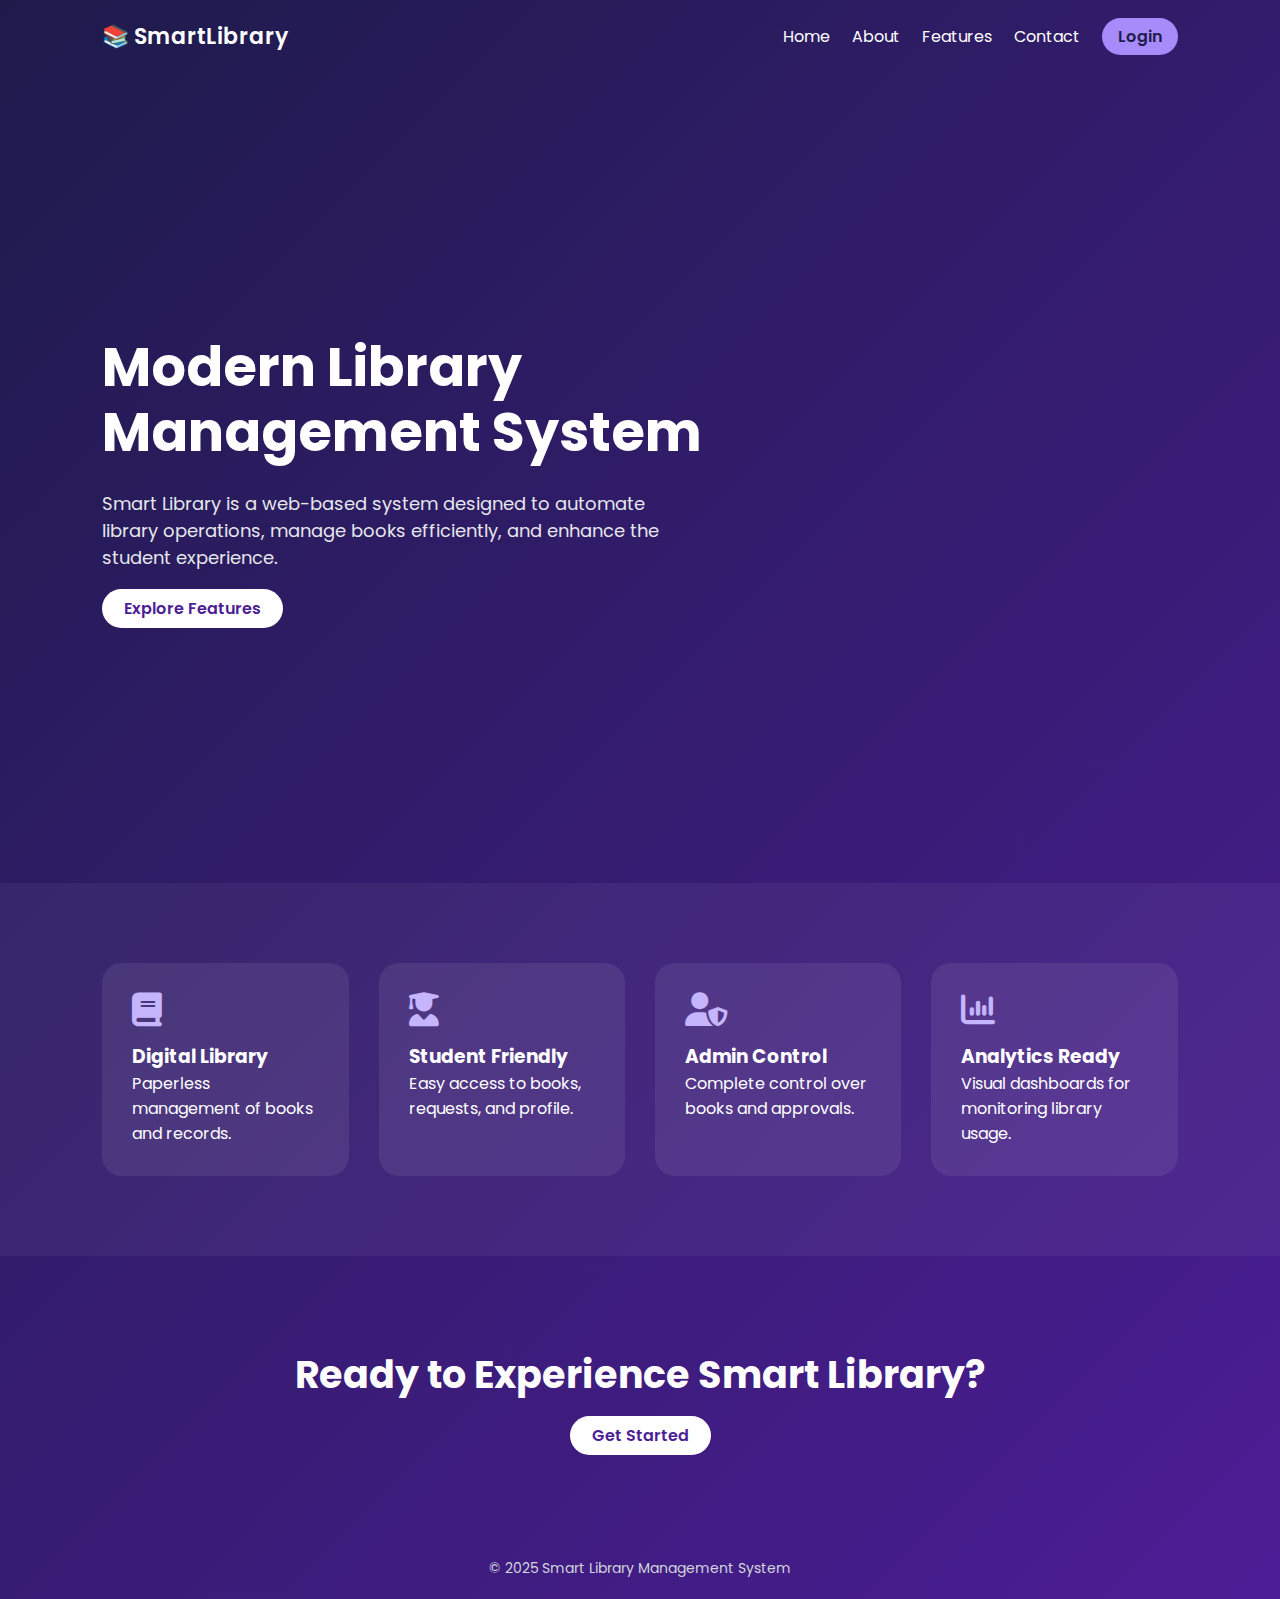
<file: index.html>
<!DOCTYPE html>
<html lang="en">
<head>
  <title>Smart Library Management System</title>
  <meta charset="UTF-8">
  <meta name="viewport" content="width=device-width, initial-scale=1.0">

  <link href="https://fonts.googleapis.com/css2?family=Poppins:wght@300;400;600;700&display=swap" rel="stylesheet">
  <link rel="stylesheet" href="https://cdnjs.cloudflare.com/ajax/libs/font-awesome/6.5.0/css/all.min.css">

  <style>
    * {
      margin: 0;
      padding: 0;
      box-sizing: border-box;
      font-family: 'Poppins', sans-serif;
    }

    body {
      background: linear-gradient(135deg, #1e1b4b, #4c1d95);
      color: #fff;
    }

    /* HEADER */
.site-header {
  display: flex;
  justify-content: space-between;
  align-items: center;
  padding: 18px 8%;
  position: relative;
}

.logo {
  font-size: 22px;
  font-weight: 600;
}

.site-header nav {
  display: flex;
  align-items: center;
}

.site-header nav a {
  margin-left: 22px;
  color: #fff;
  text-decoration: none;
}

.site-header .btn {
  background: #a78bfa;
  color: #1e1b4b;
  padding: 6px 16px;
  border-radius: 20px;
  font-weight: 600;
}

/* HAMBURGER */
.menu-toggle {
  display: none;
  font-size: 24px;
  cursor: pointer;
}

/* 🔥 MOBILE & TABLET */
@media (max-width: 768px) {

  .menu-toggle {
    display: block;
  }

  .site-header nav {
    position: absolute;
    top: 100%;
    left: 0;
    width: 100%;
    background: #1e1b4b;
    flex-direction: column;
    display: none;
    padding: 20px 0;
  }

  .site-header nav.active {
    display: flex;
  }

  .site-header nav a {
    margin: 12px 0;
    font-size: 16px;
  }
 
}


    header {
      padding: 20px 8%;
      display: flex;
      justify-content: space-between;
      align-items: center;
    }

    header nav a {
      margin-left: 25px;
      color: #fff;
      text-decoration: none;
    }

    .btn {
      background: #fff;
      color: #4c1d95;
      padding: 8px 22px;
      border-radius: 25px;
      font-weight: 600;
      text-decoration: none;
    }

    /* HERO */
    .hero {
      min-height: 90vh;
      display: flex;
      align-items: center;
      padding: 0 8%;
      
    }

    .hero h1 {
      font-size: 54px;
      line-height: 1.2;
      padding-right: 15px;

    }

    .hero p {
      margin: 25px 0;
      font-size: 18px;
      color: #e5e7eb;
      max-width: 600px;
      padding-right: 15px;

    }

    /* HIGHLIGHTS */
    .highlights {
      padding: 80px 8%;
      display: grid;
      grid-template-columns: repeat(auto-fit, minmax(230px,1fr));
      gap: 30px;
      background: rgba(255,255,255,0.05);
    }

    .highlight-box {
      background: rgba(255,255,255,0.08);
      padding: 30px;
      border-radius: 20px;
    }

    .highlight-box i {
      font-size: 34px;
      color: #c4b5fd;
      margin-bottom: 15px;
    }

    /* CTA */
    .cta {
      text-align: center;
      padding: 90px 20px;
    }

    .cta h2 {
      font-size: 38px;
      margin-bottom: 20px;
    }

    footer {
      text-align: center;
      padding: 20px;
      color: #d1d5db;
      font-size: 14px;
    }

    /* 📱 TABLET VIEW ONLY */
@media (min-width: 765px) and (max-width: 1024px) {
  .hero {
    min-height: 65vh;
  }
}

  </style>
</head>
<body>

<!-- HEADER -->
<header class="site-header">
 <a href="index.html" style="color: white; text-decoration: none;"> <div class="logo">📚 SmartLibrary</div></a>

  <!-- HAMBURGER -->
  <div class="menu-toggle" id="menuToggle">
    <i class="fa-solid fa-bars"></i>
  </div>

  <nav id="navMenu">
    <a class="active" href="index.html">Home</a>
    <a href="about.html">About</a>
    <a href="features.html">Features</a>
    <a href="contact.html">Contact</a>
    <a href="login.html" class="btn">Login</a>
  </nav>
</header>


<!-- HERO -->
<section class="hero">
  <div>
    <h1>Modern Library <br> Management System</h1>
    <p>
      Smart Library is a web-based system designed to automate library
      operations, manage books efficiently, and enhance the student experience.
    </p>
    <a href="features.html" class="btn">Explore Features</a>
  </div>
</section>

<!-- QUICK HIGHLIGHTS -->
<section class="highlights">
  <div class="highlight-box">
    <i class="fa-solid fa-book"></i>
    <h3>Digital Library</h3>
    <p>Paperless management of books and records.</p>
  </div>

  <div class="highlight-box">
    <i class="fa-solid fa-user-graduate"></i>
    <h3>Student Friendly</h3>
    <p>Easy access to books, requests, and profile.</p>
  </div>

  <div class="highlight-box">
    <i class="fa-solid fa-user-shield"></i>
    <h3>Admin Control</h3>
    <p>Complete control over books and approvals.</p>
  </div>

  <div class="highlight-box">
    <i class="fa-solid fa-chart-column"></i>
    <h3>Analytics Ready</h3>
    <p>Visual dashboards for monitoring library usage.</p>
  </div>
</section>

<!-- CTA -->
<section class="cta">
  <h2>Ready to Experience Smart Library?</h2>
  <a href="login.html" class="btn">Get Started</a>
</section>

<footer>
  © 2025 Smart Library Management System
</footer>
<script>
  const toggle = document.getElementById("menuToggle");
  const nav = document.getElementById("navMenu");

  toggle.addEventListener("click", () => {
    nav.classList.toggle("active");
  });
</script>

</body>
</html>
</file>
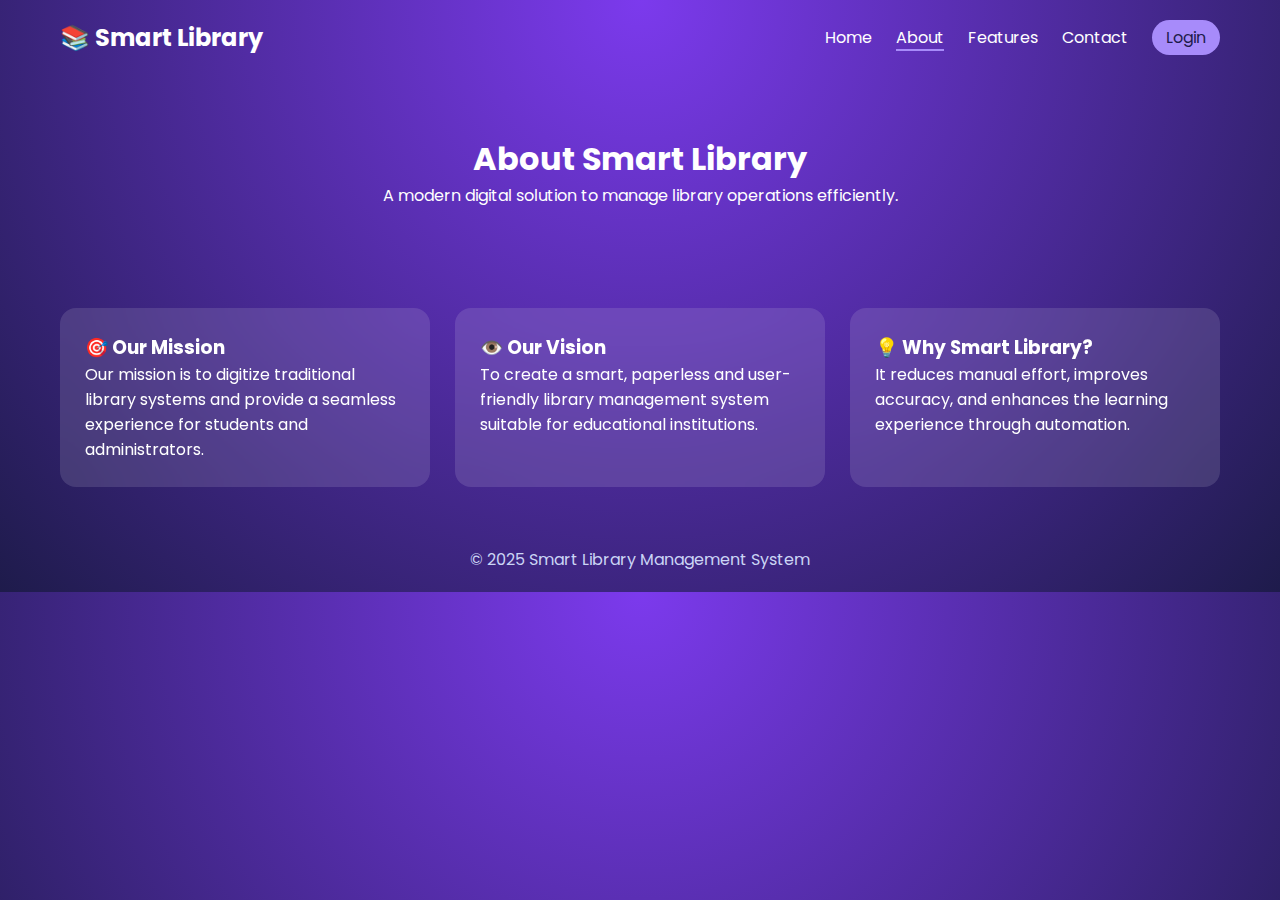
<file: about.html>
<!DOCTYPE html>
<html lang="en">
<head>
  <title>About Us | Smart Library</title>
  <meta charset="UTF-8">
  <meta name="viewport" content="width=device-width, initial-scale=1.0">
  <link href="https://fonts.googleapis.com/css2?family=Poppins:wght@300;400;600;700&display=swap" rel="stylesheet">
  <link rel="stylesheet" href="public.css">
</head>
<body>

<header class="site-header">
  <h2 class="logo">
    <a href="index.html" style="color:white; text-decoration:none;">
      📚 Smart Library
    </a>
  </h2>

  <!-- Hamburger -->
  <div class="menu-toggle" id="menuToggle">
    ☰
  </div>

  <nav id="navMenu">
    <a href="index.html">Home</a>
    <a class="active" href="about.html">About</a>
    <a href="features.html">Features</a>
    <a href="contact.html">Contact</a>
    <a class="btn" href="login.html">Login</a>
  </nav>
</header>


<section class="hero">
  <h1>About Smart Library</h1>
  <p>A modern digital solution to manage library operations efficiently.</p>
</section>

<section class="content-grid">
  <div class="card">
    <h3>🎯 Our Mission</h3>
    <p>
      Our mission is to digitize traditional library systems and provide a
      seamless experience for students and administrators.
    </p>
  </div>

  <div class="card">
    <h3>👁️ Our Vision</h3>
    <p>
      To create a smart, paperless and user-friendly library management system
      suitable for educational institutions.
    </p>
  </div>

  <div class="card">
    <h3>💡 Why Smart Library?</h3>
    <p>
      It reduces manual effort, improves accuracy, and enhances the learning
      experience through automation.
    </p>
  </div>
</section>

<footer class="site-footer">
  <p>© 2025 Smart Library Management System</p>
</footer>
<script>
  const menuToggle = document.getElementById("menuToggle");
  const navMenu = document.getElementById("navMenu");

  menuToggle.addEventListener("click", () => {
    navMenu.classList.toggle("show");
  });
</script>

</body>
</html>
</file>
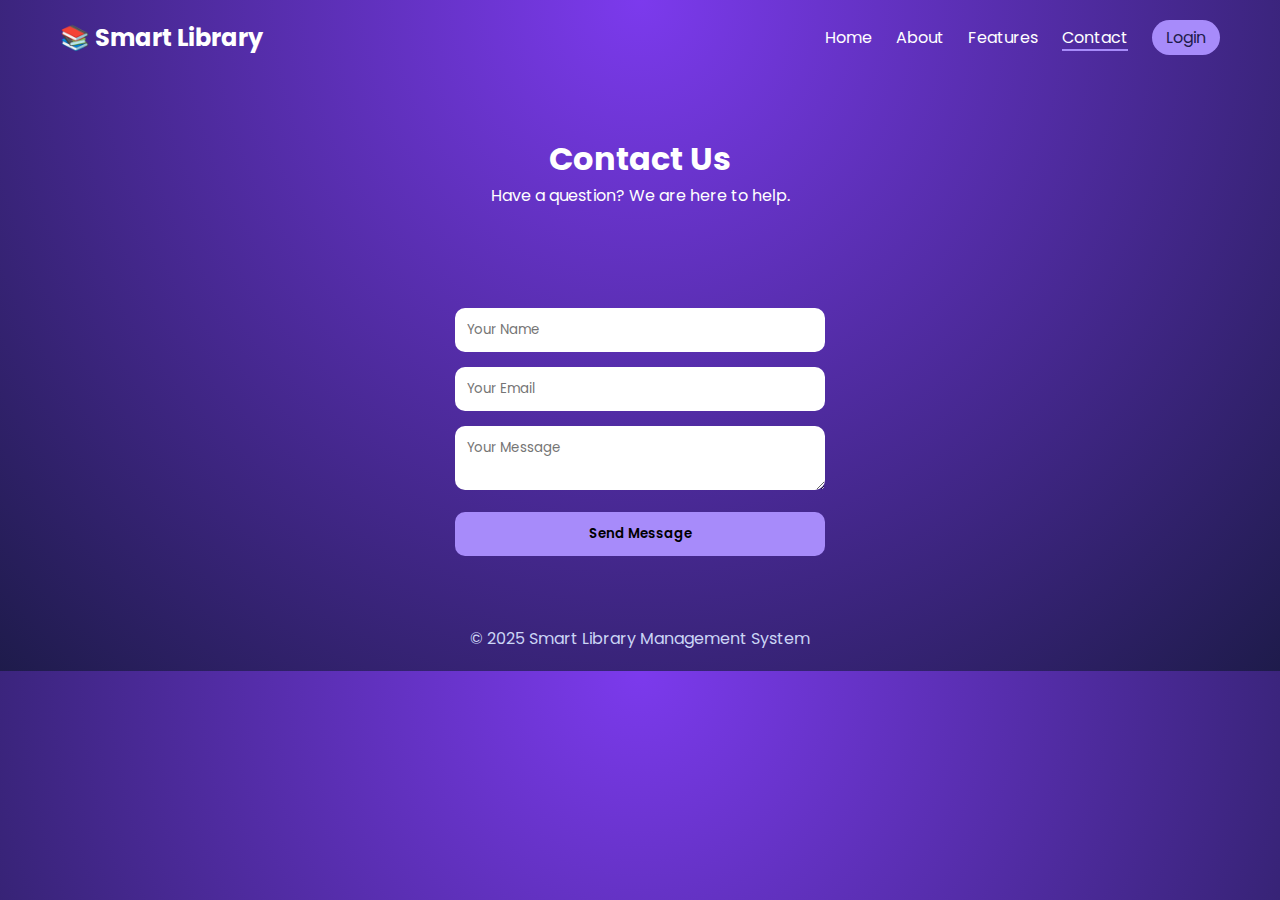
<file: contact.html>
<!DOCTYPE html>
<html lang="en">
<head>
  <title>Contact Us | Smart Library</title>
  <meta charset="UTF-8">
  <meta name="viewport" content="width=device-width, initial-scale=1.0">

  <link href="https://fonts.googleapis.com/css2?family=Poppins:wght@300;400;600;700&display=swap" rel="stylesheet">
  <link rel="stylesheet" href="public.css">

  <style>
    .error {
      color: #facc15;
      font-size: 14px;
      margin-top: 10px;
      text-align: center;
    }
  </style>
</head>
<body>

<header class="site-header">
  <h2 class="logo">
    <a href="index.html" style="color:white; text-decoration:none;">
      📚 Smart Library
    </a>
  </h2>

  <!-- Hamburger -->
  <div class="menu-toggle" id="menuToggle">
    ☰
  </div>

  <nav id="navMenu">
    <a href="index.html">Home</a>
    <a  href="about.html">About</a>
    <a href="features.html">Features</a>
    <a class="active" href="contact.html">Contact</a>
    <a class="btn" href="login.html">Login</a>
  </nav>
</header>


<section class="hero">
  <h1>Contact Us</h1>
  <p>Have a question? We are here to help.</p>
</section>

<section class="contact-box">
  <form id="contactForm">

    <input type="text" id="name" placeholder="Your Name">
    <input type="email" id="email" placeholder="Your Email">
    <textarea id="message" placeholder="Your Message"></textarea>

    <button type="submit">Send Message</button>

    <p id="errorMsg" class="error"></p>
  </form>
</section>

<footer class="site-footer">
  <p>© 2025 Smart Library Management System</p>
</footer>

<script>
  document.getElementById("contactForm").addEventListener("submit", function(e) {
    e.preventDefault();

    const name = document.getElementById("name").value.trim();
    const email = document.getElementById("email").value.trim();
    const message = document.getElementById("message").value.trim();
    const error = document.getElementById("errorMsg");

    if (name === "" || email === "" || message === "") {
      error.innerText = "⚠️ Please fill all fields before submitting.";
      return;
    }

    // simple email check
    if (!email.includes("@")) {
      error.innerText = "⚠️ Please enter a valid email address.";
      return;
    }

    // clear error
    error.innerText = "";

    // 🔥 redirect to thank you page
    window.location.href = "thankyou.html";
  });
</script>
<script>
  const menuToggle = document.getElementById("menuToggle");
  const navMenu = document.getElementById("navMenu");

  menuToggle.addEventListener("click", () => {
    navMenu.classList.toggle("show");
  });
</script>

</body>
</html>
</file>
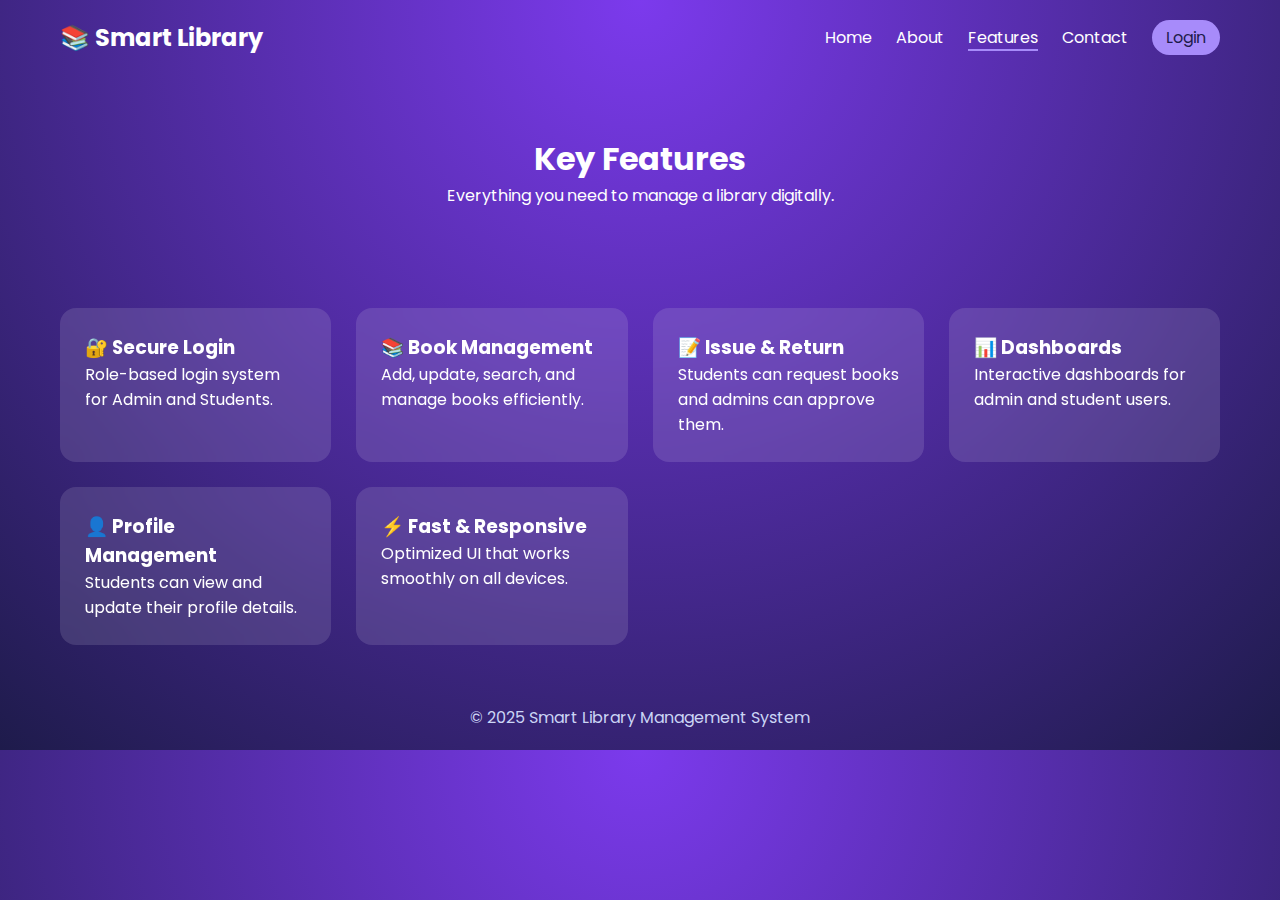
<file: features.html>
<!DOCTYPE html>
<html lang="en">
<head>
  <title>Features | Smart Library</title>
  <meta charset="UTF-8">
  <meta name="viewport" content="width=device-width, initial-scale=1.0">
  <link href="https://fonts.googleapis.com/css2?family=Poppins:wght@300;400;600;700&display=swap" rel="stylesheet">
  <link rel="stylesheet" href="public.css">
</head>
<body>

<header class="site-header">
  <h2 class="logo">
    <a href="index.html" style="color:white; text-decoration:none;">
      📚 Smart Library
    </a>
  </h2>

  <!-- Hamburger -->
  <div class="menu-toggle" id="menuToggle">
    ☰
  </div>

  <nav id="navMenu">
    <a href="index.html">Home</a>
    <a  href="about.html">About</a>
    <a class="active" href="features.html">Features</a>
    <a href="contact.html">Contact</a>
    <a class="btn" href="login.html">Login</a>
  </nav>
</header>


<section class="hero">
  <h1>Key Features</h1>
  <p>Everything you need to manage a library digitally.</p>
</section>

<section class="content-grid">
  <div class="card">
    <h3>🔐 Secure Login</h3>
    <p>Role-based login system for Admin and Students.</p>
  </div>

  <div class="card">
    <h3>📚 Book Management</h3>
    <p>Add, update, search, and manage books efficiently.</p>
  </div>

  <div class="card">
    <h3>📝 Issue & Return</h3>
    <p>Students can request books and admins can approve them.</p>
  </div>

  <div class="card">
    <h3>📊 Dashboards</h3>
    <p>Interactive dashboards for admin and student users.</p>
  </div>

  <div class="card">
    <h3>👤 Profile Management</h3>
    <p>Students can view and update their profile details.</p>
  </div>

  <div class="card">
    <h3>⚡ Fast & Responsive</h3>
    <p>Optimized UI that works smoothly on all devices.</p>
  </div>
</section>

<footer class="site-footer">
  <p>© 2025 Smart Library Management System</p>
</footer>
<script>
  const menuToggle = document.getElementById("menuToggle");
  const navMenu = document.getElementById("navMenu");

  menuToggle.addEventListener("click", () => {
    navMenu.classList.toggle("show");
  });
</script>

</body>
</html>
</file>
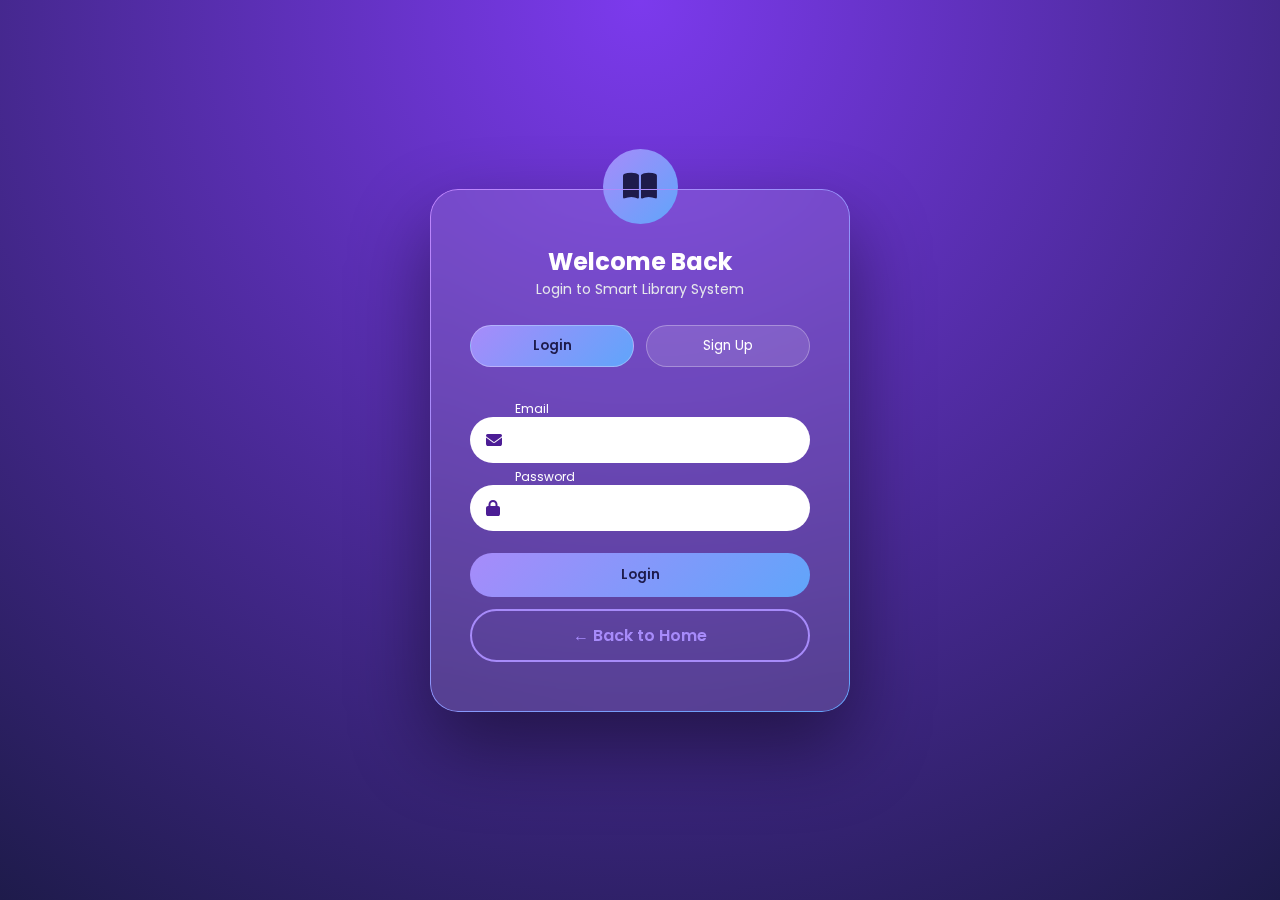
<file: login.html>
<!DOCTYPE html>
<html lang="en">
<head>
  <title>Auth | Smart Library</title>
  <meta charset="UTF-8">
  <meta name="viewport" content="width=device-width, initial-scale=1.0">

  <!-- Google Font -->
  <link href="https://fonts.googleapis.com/css2?family=Poppins:wght@300;400;600;700&display=swap" rel="stylesheet">

  <!-- Font Awesome -->
  <link rel="stylesheet" href="https://cdnjs.cloudflare.com/ajax/libs/font-awesome/6.5.0/css/all.min.css">

  <style>
    * {
      margin: 0;
      padding: 0;
      box-sizing: border-box;
      font-family: 'Poppins', sans-serif;
    }

    body {
      min-height: 100vh;
      display: flex;
      align-items: center;
      justify-content: center;
      background: radial-gradient(circle at top, #7c3aed, #1e1b4b);
    }

    .login-box {
      width: 420px;
      padding: 50px 40px;
      background: rgba(255,255,255,0.12);
      backdrop-filter: blur(20px);
      border-radius: 28px;
      text-align: center;
      position: relative;
      box-shadow: 0 35px 80px rgba(0,0,0,0.45);
    }

    /* BORDER OVERLAY FIX */
    .login-box::before {
      content: '';
      position: absolute;
      inset: 0;
      border-radius: 28px;
      padding: 1px;
      background: linear-gradient(135deg, #c084fc, #60a5fa);
      -webkit-mask:
        linear-gradient(#fff 0 0) content-box,
        linear-gradient(#fff 0 0);
      -webkit-mask-composite: xor;
      pointer-events: none;
    }

    .login-icon {
      width: 75px;
      height: 75px;
      background: linear-gradient(135deg, #a78bfa, #60a5fa);
      border-radius: 50%;
      display: flex;
      align-items: center;
      justify-content: center;
      margin: -90px auto 20px;
      font-size: 30px;
      color: #1e1b4b;
    }

    h2 {
      color: #fff;
    }

    .login-sub {
      font-size: 14px;
      color: #e5e7eb;
      margin-bottom: 25px;
    }

    .auth-tabs {
      display: flex;
      gap: 12px;
      margin-bottom: 15px;
    }

    .auth-tabs button {
      flex: 1;
      padding: 10px;
      border-radius: 30px;
      border: 1px solid rgba(255,255,255,0.3);
      background: rgba(255,255,255,0.12);
      color: #fff;
      cursor: pointer;
    }

    .auth-tabs .active {
      background: linear-gradient(135deg, #a78bfa, #60a5fa);
      color: #1e1b4b;
      font-weight: 600;
    }

    .form-message {
      min-height: 20px;
      margin-bottom: 15px;
      font-size: 14px;
    }

    .input-box {
      position: relative;
      margin-bottom: 22px;
    }

    .input-box input {
      width: 100%;
      padding: 13px 45px;
      border-radius: 30px;
      border: none;
      outline: none;
    }

    .input-box i {
      position: absolute;
      top: 50%;
      left: 16px;
      transform: translateY(-50%);
      color: #4c1d95;
    }

    .input-box label {
      position: absolute;
      top: 50%;
      left: 45px;
      transform: translateY(-50%);
      pointer-events: none;
      transition: 0.3s;
      color: #6b7280;
    }

    .input-box input:focus + label,
    .input-box input:not(:placeholder-shown) + label {
      top: -8px;
      font-size: 12px;
      color: #fff;
    }

    .btn {
      width: 100%;
      padding: 12px;
      border-radius: 30px;
      border: none;
      background: linear-gradient(135deg, #a78bfa, #60a5fa);
      color: #1e1b4b;
      font-weight: 600;
      cursor: pointer;
      text-decoration: none;
      display: block;
    }

    /* BACK TO HOME */
    .back-btn {
      margin-top: 12px;
      background: transparent;
      border: 2px solid #a78bfa;
      color: #a78bfa;
    }

    .back-btn:hover {
      background: #a78bfa;
      color: #1e1b4b;
    }
  </style>
</head>
<body>

<div class="login-box">

  <div class="login-icon">
    <i class="fa-solid fa-book-open"></i>
  </div>

  <h2 id="formTitle">Welcome Back</h2>
  <p class="login-sub" id="formSub">Login to Smart Library System</p>

  <div class="auth-tabs">
    <button id="loginTab" class="active">Login</button>
    <button id="signupTab">Sign Up</button>
  </div>

  <p id="formMessage" class="form-message"></p>

  <!-- LOGIN FORM -->
  <form id="loginForm">
    <div class="input-box">
      <i class="fa-solid fa-envelope"></i>
      <input type="email" id="loginEmail" required>
      <label>Email</label>
    </div>

    <div class="input-box">
      <i class="fa-solid fa-lock"></i>
      <input type="password" id="loginPassword" required>
      <label>Password</label>
    </div>

    <button class="btn" type="submit">Login</button>
    <a href="index.html" class="btn back-btn">← Back to Home</a>
  </form>

  <!-- SIGNUP FORM -->
  <form id="signupForm" style="display:none;">
    <div class="input-box">
      <i class="fa-solid fa-user"></i>
      <input type="text" id="signupName" required>
      <label>Full Name</label>
    </div>

    <div class="input-box">
      <i class="fa-solid fa-envelope"></i>
      <input type="email" id="signupEmail" required>
      <label>Email</label>
    </div>

    <div class="input-box">
      <i class="fa-solid fa-lock"></i>
      <input type="password" id="signupPassword" required>
      <label>Password</label>
    </div>

    <button class="btn" type="submit">Create Account</button>
    <a href="index.html" class="btn back-btn">← Back to Home</a>
  </form>

</div>

<script>
  const loginTab = document.getElementById("loginTab");
  const signupTab = document.getElementById("signupTab");
  const loginForm = document.getElementById("loginForm");
  const signupForm = document.getElementById("signupForm");
  const msg = document.getElementById("formMessage");
  const title = document.getElementById("formTitle");
  const sub = document.getElementById("formSub");

  loginTab.onclick = () => {
    loginTab.classList.add("active");
    signupTab.classList.remove("active");
    loginForm.style.display = "block";
    signupForm.style.display = "none";
    title.innerText = "Welcome Back";
    sub.innerText = "Login to Smart Library System";
    msg.innerText = "";
  };

  signupTab.onclick = () => {
    signupTab.classList.add("active");
    loginTab.classList.remove("active");
    signupForm.style.display = "block";
    loginForm.style.display = "none";
    title.innerText = "Create Account";
    sub.innerText = "Register for Smart Library System";
    msg.innerText = "";
  };

  loginForm.onsubmit = (e) => {
    e.preventDefault();

    const email = loginEmail.value.trim();
    const pass = loginPassword.value.trim();

    if (!email || !pass) {
      msg.style.color = "yellow";
      msg.innerText = "⚠️ Please fill all fields";
      return;
    }

    localStorage.setItem("studentName", email.split("@")[0]);
    localStorage.setItem("studentEmail", email);

    msg.style.color = "#86efac";
    msg.innerText = "✅ Login successful";

    if (email.includes("admin")) {
      window.location.href = "admin-dashboard.html";
    } else {
      window.location.href = "student-dashboard.html";
    }
  };

  signupForm.onsubmit = (e) => {
    e.preventDefault();

    const name = signupName.value.trim();
    const email = signupEmail.value.trim();

    if (!name || !email) {
      msg.style.color = "yellow";
      msg.innerText = "⚠️ Please fill all fields";
      return;
    }

    localStorage.setItem("studentName", name);
    localStorage.setItem("studentEmail", email);

    msg.style.color = "#86efac";
    msg.innerText = "🎉 Account created successfully";

    setTimeout(() => {
      window.location.href = "student-dashboard.html";
    }, 800);
  };
</script>

</body>
</html>
</file>
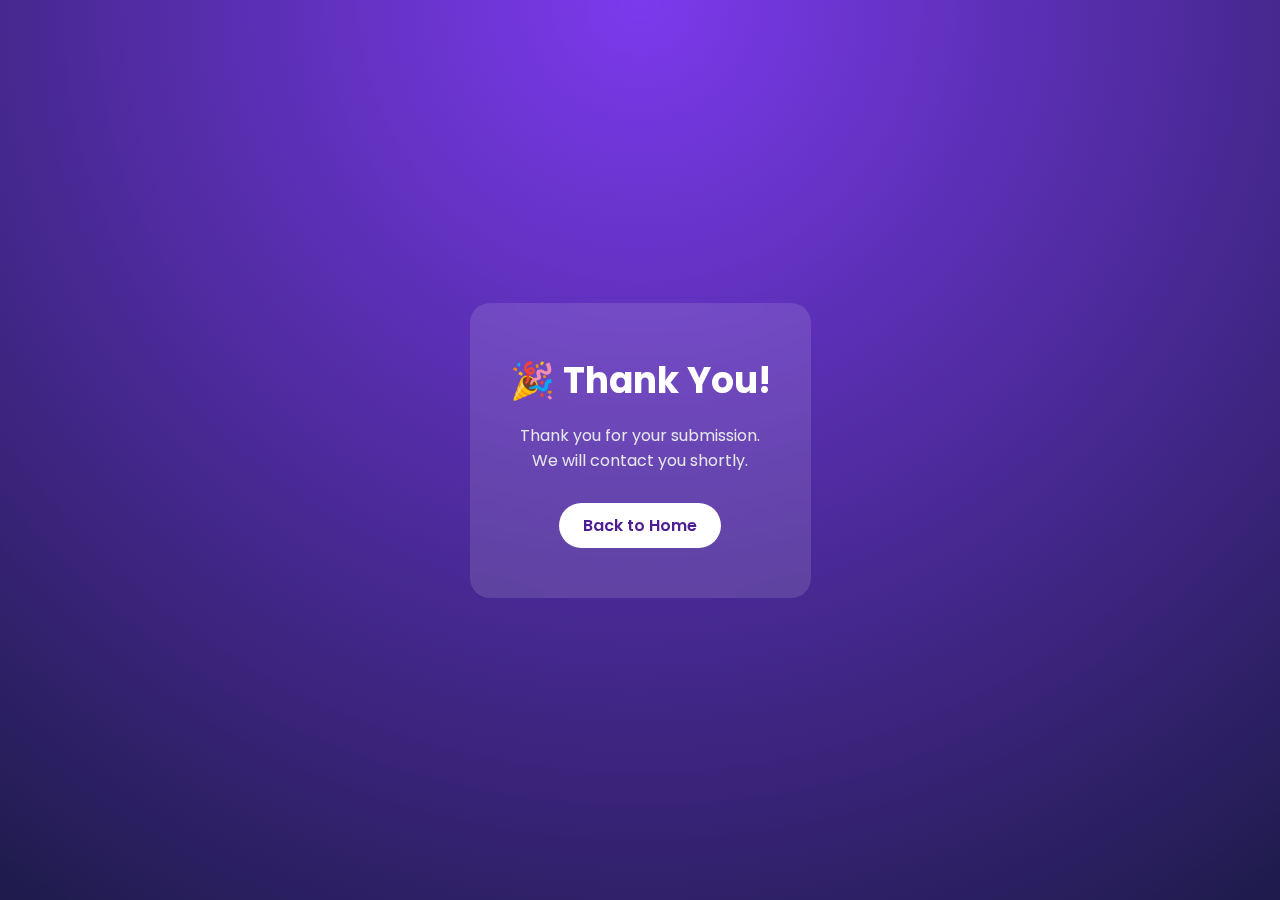
<file: thankyou.html>
<!DOCTYPE html>
<html lang="en">
<head>
  <title>Thank You | Smart Library</title>
  <meta charset="UTF-8">
  <meta name="viewport" content="width=device-width, initial-scale=1.0">

  <link href="https://fonts.googleapis.com/css2?family=Poppins:wght@300;400;600;700&display=swap" rel="stylesheet">

  <style>
    * {
      margin: 0;
      padding: 0;
      box-sizing: border-box;
      font-family: 'Poppins', sans-serif;
    }

    body {
      min-height: 100vh;
      display: flex;
      align-items: center;
      justify-content: center;
      background: radial-gradient(circle at top, #7c3aed, #1e1b4b);
      color: #fff;
      text-align: center;
    }

    .thank-box {
      background: rgba(255,255,255,0.12);
      backdrop-filter: blur(15px);
      padding: 50px 40px;
      border-radius: 20px;
      max-width: 450px;
    }

    .thank-box h1 {
      font-size: 36px;
      margin-bottom: 15px;
    }

    .thank-box p {
      color: #e5e7eb;
      margin-bottom: 30px;
    }

    .thank-box a {
      display: inline-block;
      padding: 10px 24px;
      background: #fff;
      color: #4c1d95;
      border-radius: 25px;
      text-decoration: none;
      font-weight: 600;
    }
  </style>
</head>
<body>

<div class="thank-box">
  <h1>🎉 Thank You!</h1>
  <p>
    Thank you for your submission. <br>
    We will contact you shortly.
  </p>

  <a href="index.html">Back to Home</a>
</div>

</body>
</html>
</file>
<file: public.css>
* {
  margin: 0;
  padding: 0;
  box-sizing: border-box;
  font-family: 'Poppins', sans-serif;
}

body {
  background: radial-gradient(circle at top, #7c3aed, #1e1b4b);
  color: #fff;
}

/* HEADER */
.site-header {
  display: flex;
  justify-content: space-between;
  align-items: center;
  padding: 20px 60px;
}

.site-header nav a {
  color: #fff;
  margin-left: 20px;
  text-decoration: none;
}

.site-header nav a.active {
  border-bottom: 2px solid #a78bfa;
}

.site-header .btn {
  background: #a78bfa;
  padding: 6px 14px;
  border-radius: 20px;
  color: #1e1b4b;
}

/* HERO */
.hero {
  text-align: center;
  padding: 60px 20px;
}

/* GRID */
.content-grid {
  display: grid;
  grid-template-columns: repeat(auto-fit, minmax(240px,1fr));
  gap: 25px;
  padding: 40px 60px;
}

.card {
  background: rgba(255,255,255,0.12);
  backdrop-filter: blur(15px);
  padding: 25px;
  border-radius: 16px;
}

/* CONTACT */
.contact-box {
  max-width: 450px;
  margin: auto;
  padding: 40px;
}

.contact-box input,
.contact-box textarea {
  width: 100%;
  padding: 12px;
  margin-bottom: 15px;
  border-radius: 10px;
  border: none;
}

.contact-box button {
  width: 100%;
  padding: 12px;
  border-radius: 10px;
  border: none;
  background: #a78bfa;
  font-weight: 600;
}

/* FOOTER */
.site-footer {
  text-align: center;
  padding: 20px;
  color: #cbd5f5;
}


/* =========================
   RESPONSIVE HEADER
========================= */

.menu-toggle {
  display: none;
  font-size: 26px;
  cursor: pointer;
}

/* Tablet & Mobile */
@media (max-width: 768px) {

  .site-header {
    padding: 16px 20px;
  }

  .menu-toggle {
    display: block;
  }

  .site-header nav {
    position: absolute;
    top: 70px;
    left: 0;
    width: 100%;
    background: #1e1b4b;
    flex-direction: column;
    align-items: center;
    display: none;
    padding: 20px 0;
    z-index: 1000;
  }

  .site-header nav a {
    margin: 12px 0;
    font-size: 16px;
  }

  .site-header nav.show {
    display: flex;
  }
}
</file>
